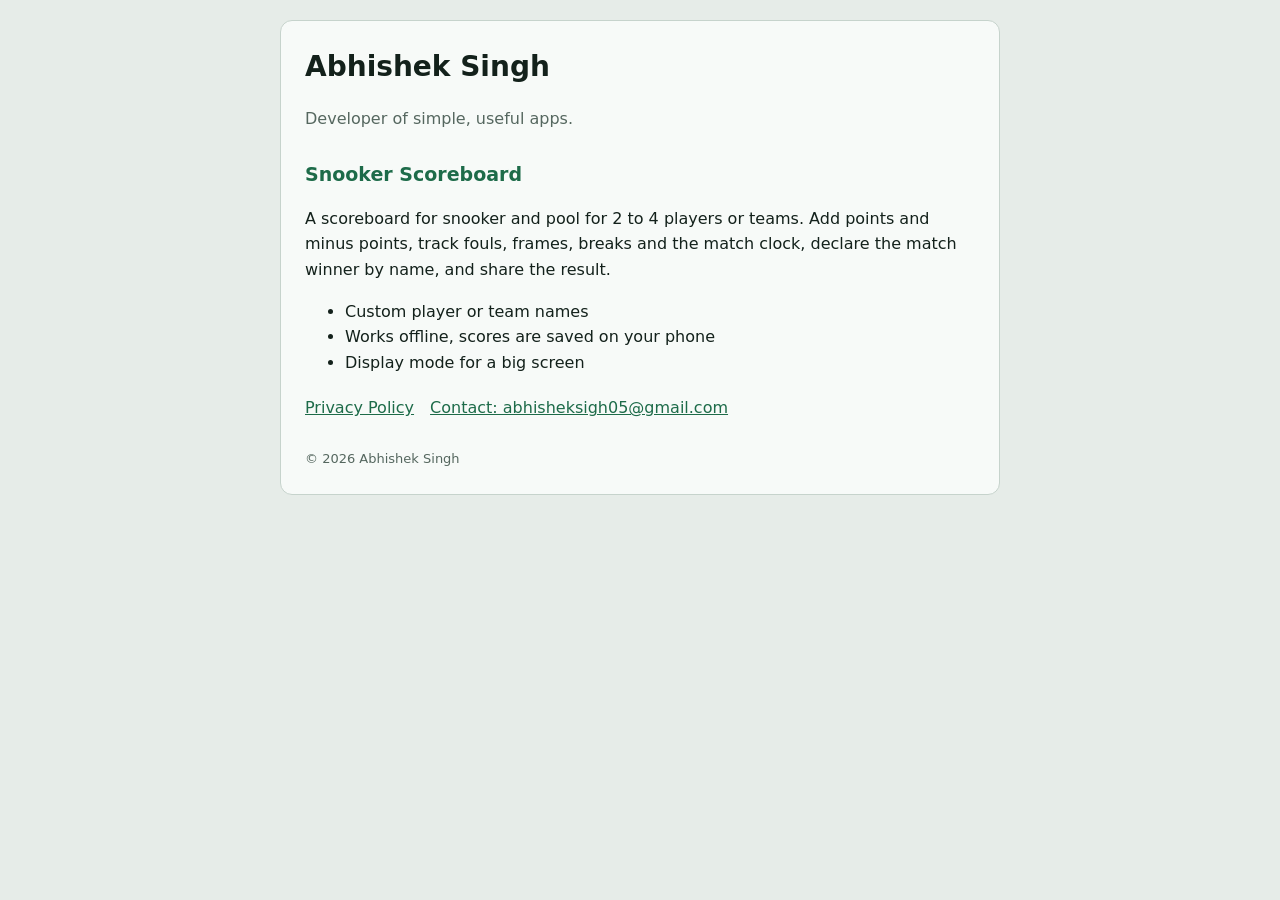
<file: index.html>
<!doctype html>
<html lang="en">
<head>
<meta charset="utf-8">
<meta name="viewport" content="width=device-width, initial-scale=1">
<title>Abhishek Singh - Apps</title>
<meta name="description" content="Apps by Abhishek Singh, including Snooker Scoreboard.">
<link rel="stylesheet" href="style.css">
</head>
<body>
<main>
  <h1>Abhishek Singh</h1>
  <p class="soft">Developer of simple, useful apps.</p>

  <h2>Snooker Scoreboard</h2>
  <p>A scoreboard for snooker and pool for 2 to 4 players or teams. Add points and minus points, track fouls, frames, breaks and the match clock, declare the match winner by name, and share the result.</p>
  <ul>
    <li>Custom player or team names</li>
    <li>Works offline, scores are saved on your phone</li>
    <li>Display mode for a big screen</li>
  </ul>

  <nav>
    <a href="privacy.html">Privacy Policy</a>
    <a href="mailto:abhisheksigh05@gmail.com">Contact: abhisheksigh05@gmail.com</a>
  </nav>
  <footer>&copy; 2026 Abhishek Singh</footer>
</main>
</body>
</html>
</file>
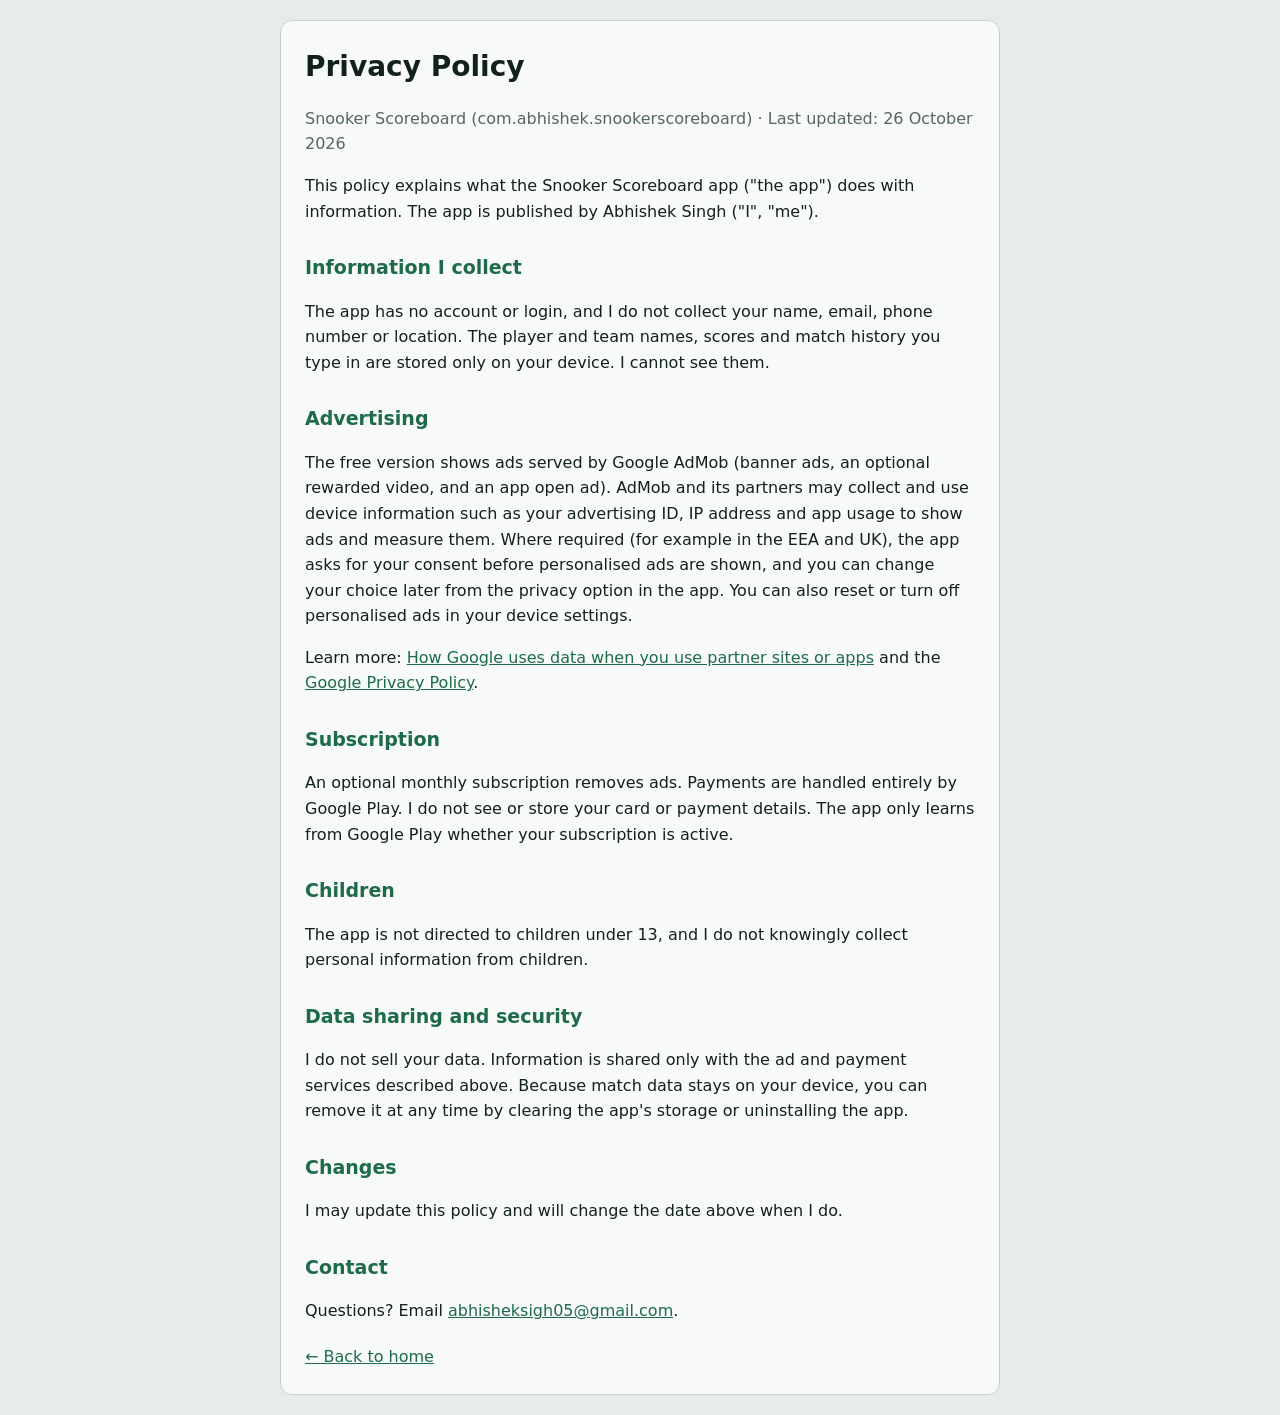
<file: privacy.html>
<!doctype html>
<html lang="en">
<head>
<meta charset="utf-8">
<meta name="viewport" content="width=device-width, initial-scale=1">
<title>Privacy Policy - Snooker Scoreboard</title>
<link rel="stylesheet" href="style.css">
</head>
<body>
<main>
  <h1>Privacy Policy</h1>
  <p class="soft">Snooker Scoreboard (com.abhishek.snookerscoreboard) &middot; Last updated: 26 October 2026</p>

  <p>This policy explains what the Snooker Scoreboard app ("the app") does with information. The app is published by Abhishek Singh ("I", "me").</p>

  <h2>Information I collect</h2>
  <p>The app has no account or login, and I do not collect your name, email, phone number or location. The player and team names, scores and match history you type in are stored only on your device. I cannot see them.</p>

  <h2>Advertising</h2>
  <p>The free version shows ads served by Google AdMob (banner ads, an optional rewarded video, and an app open ad). AdMob and its partners may collect and use device information such as your advertising ID, IP address and app usage to show ads and measure them. Where required (for example in the EEA and UK), the app asks for your consent before personalised ads are shown, and you can change your choice later from the privacy option in the app. You can also reset or turn off personalised ads in your device settings.</p>
  <p>Learn more: <a href="https://policies.google.com/technologies/partner-sites">How Google uses data when you use partner sites or apps</a> and the <a href="https://policies.google.com/privacy">Google Privacy Policy</a>.</p>

  <h2>Subscription</h2>
  <p>An optional monthly subscription removes ads. Payments are handled entirely by Google Play. I do not see or store your card or payment details. The app only learns from Google Play whether your subscription is active.</p>

  <h2>Children</h2>
  <p>The app is not directed to children under 13, and I do not knowingly collect personal information from children.</p>

  <h2>Data sharing and security</h2>
  <p>I do not sell your data. Information is shared only with the ad and payment services described above. Because match data stays on your device, you can remove it at any time by clearing the app's storage or uninstalling the app.</p>

  <h2>Changes</h2>
  <p>I may update this policy and will change the date above when I do.</p>

  <h2>Contact</h2>
  <p>Questions? Email <a href="mailto:abhisheksigh05@gmail.com">abhisheksigh05@gmail.com</a>.</p>

  <nav><a href="index.html">&larr; Back to home</a></nav>
</main>
</body>
</html>
</file>
<file: style.css>
:root{--bg:#E6ECE8;--card:#F7FAF8;--ink:#13211B;--soft:#55675F;--baize:#1D6B49;--line:#C6D3CC}
@media (prefers-color-scheme:dark){:root{--bg:#0A1310;--card:#12201A;--ink:#E5EFE9;--soft:#93A8A0;--baize:#3DB07C;--line:#2A3E35}}
*{box-sizing:border-box}
body{margin:0;background:var(--bg);color:var(--ink);font:16px/1.6 system-ui,-apple-system,"Segoe UI",sans-serif;padding:20px 16px}
main{max-width:720px;margin:0 auto;background:var(--card);border:1px solid var(--line);border-radius:12px;padding:24px}
h1{margin:0 0 4px;font-size:28px}
h2{margin-top:28px;font-size:19px;color:var(--baize)}
p,li{color:var(--ink)}
.soft{color:var(--soft)}
a{color:var(--baize)}
nav{margin-top:20px;display:flex;gap:16px;flex-wrap:wrap}
footer{margin-top:28px;font-size:13px;color:var(--soft)}
</file>
